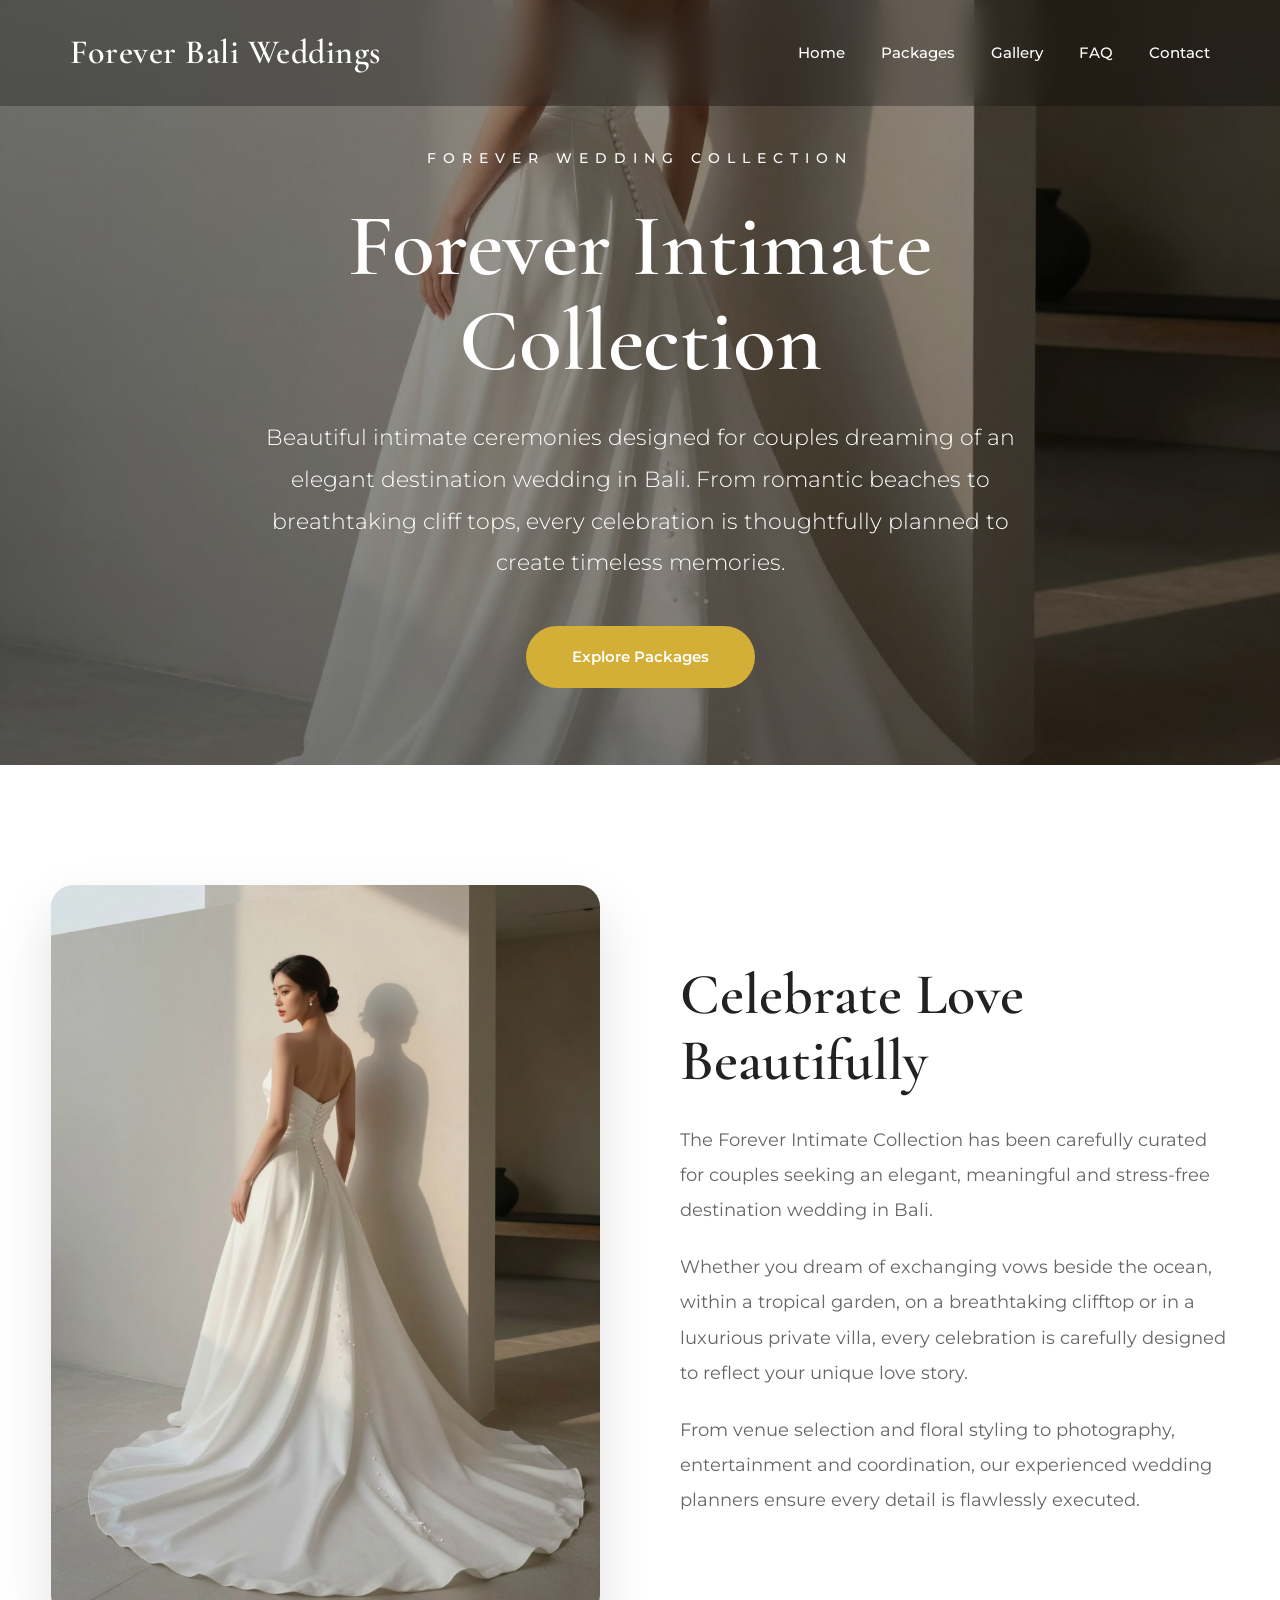
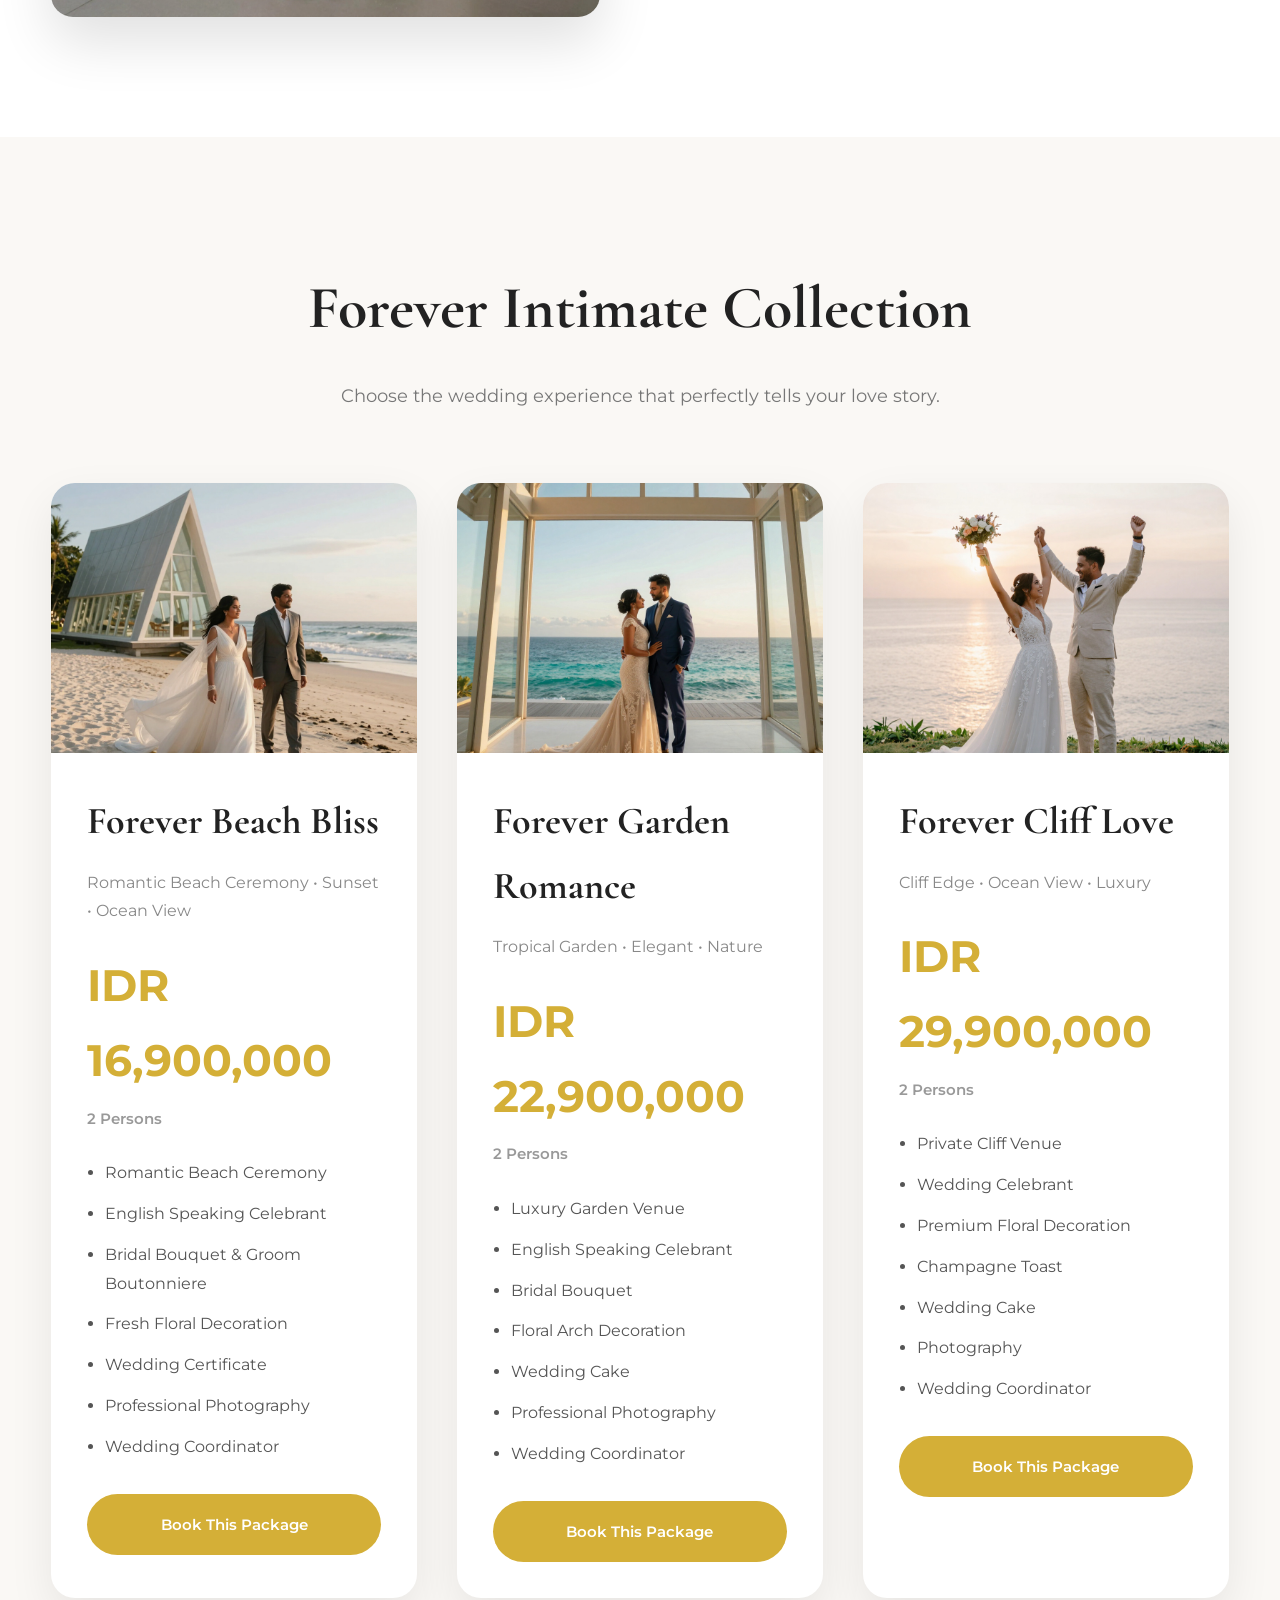
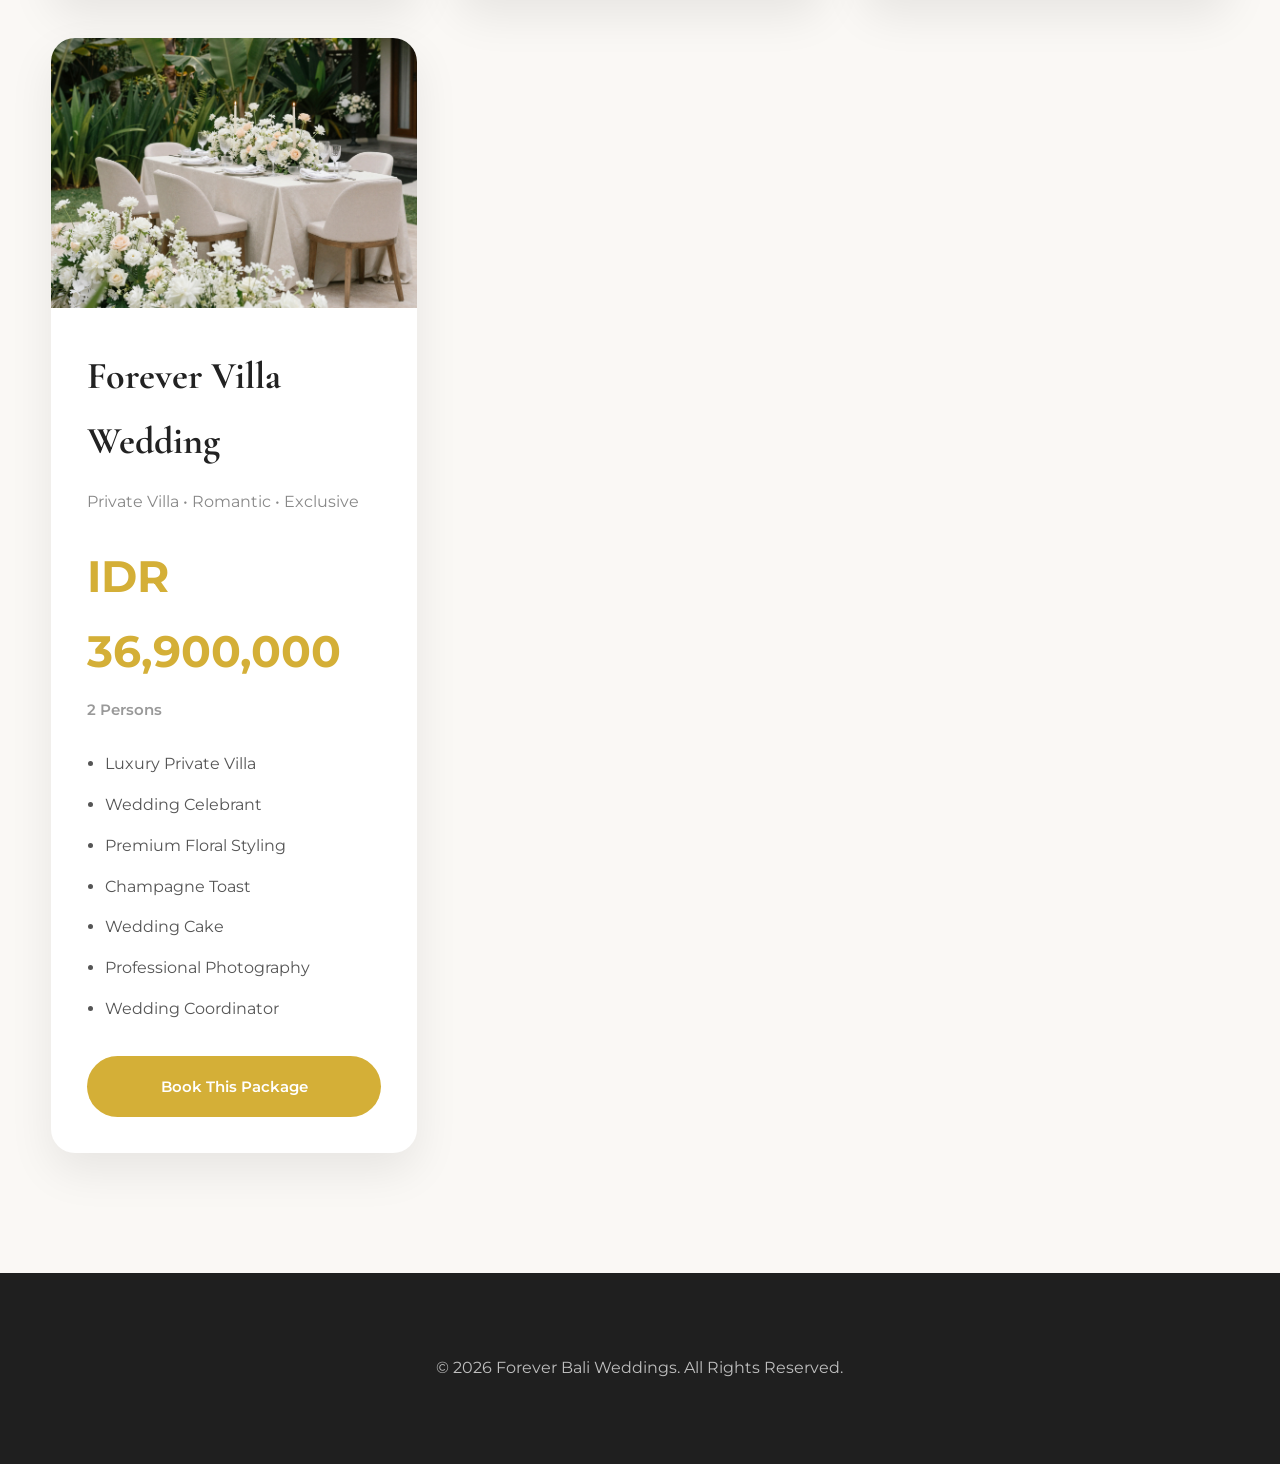
<file: intimate.html>
<!DOCTYPE html>
<html lang="en">

<head>

    <meta charset="UTF-8">

    <meta name="viewport" content="width=device-width, initial-scale=1.0">

    <title>Forever Intimate Collection | Forever Bali Weddings</title>

    <link rel="stylesheet" href="css/style.css">

</head>

<body>

<!-- =====================================================
     NAVBAR
===================================================== -->

<header class="navbar">

    <a href="index.html" class="logo">

        Forever Bali Weddings

    </a>

    <nav>

        <a href="index.html">Home</a>

        <a href="#packages">Packages</a>

        <a href="#gallery">Gallery</a>

        <a href="#faq">FAQ</a>

        <a href="#contact">Contact</a>

    </nav>

</header>

<!-- =====================================================
     HERO
===================================================== -->

<section class="hero-intimate">

    <div class="hero-content">

        <span class="hero-label">

            FOREVER WEDDING COLLECTION

        </span>

        <h1>

            Forever Intimate Collection

        </h1>

        <p>

            Beautiful intimate ceremonies designed for couples dreaming of an elegant destination wedding in Bali. From romantic beaches to breathtaking cliff tops, every celebration is thoughtfully planned to create timeless memories.

        </p>

        <a href="#packages" class="btn">

            Explore Packages

        </a>

    </div>

</section>
<!-- =====================================================
     ABOUT
===================================================== -->

<section class="about">

    <div class="about-container">

        <div class="about-image">

            <img src="images/intimate-hero.avif"
                 alt="Forever Intimate Collection">

        </div>

        <div class="about-text">

            <h2>

                Celebrate Love Beautifully

            </h2>

            <p>

                The Forever Intimate Collection has been carefully curated for couples seeking an elegant, meaningful and stress-free destination wedding in Bali.

            </p>

            <p>

                Whether you dream of exchanging vows beside the ocean, within a tropical garden, on a breathtaking clifftop or in a luxurious private villa, every celebration is carefully designed to reflect your unique love story.

            </p>

            <p>

                From venue selection and floral styling to photography, entertainment and coordination, our experienced wedding planners ensure every detail is flawlessly executed.

            </p>

        </div>

    </div>

</section>
<!-- =====================================================
     PACKAGES
===================================================== -->

<section class="packages" id="packages">

    <h2>Forever Intimate Collection</h2>

    <p class="package-subtitle">

        Choose the wedding experience that perfectly tells your love story.

    </p>
<div class="package-grid">

        <!-- PACKAGE 1 -->

        <div class="package-card">

            <img src="images/package1.avif"
                 alt="Forever Beach Bliss">

            <div class="package-content">

                <h3>Forever Beach Bliss</h3>

                <p class="package-tagline">

                    Romantic Beach Ceremony • Sunset • Ocean View

                </p>

                <div class="package-price">

                    IDR 16,900,000

                </div>

                <div class="package-guest">

                    2 Persons

                </div>

                <ul>

                    <li>Romantic Beach Ceremony</li>

                    <li>English Speaking Celebrant</li>

                    <li>Bridal Bouquet & Groom Boutonniere</li>

                    <li>Fresh Floral Decoration</li>

                    <li>Wedding Certificate</li>

                    <li>Professional Photography</li>

                    <li>Wedding Coordinator</li>

                </ul>

                <a href="https://wa.me/6281370074777?text=I%20am%20interested%20in%20Forever%20Beach%20Bliss."
                   target="_blank"
                   class="btn">

                    Book This Package

                </a>

            </div>

        </div>

        <!-- PACKAGE 2 -->

        <div class="package-card">

            <img src="images/package2.avif"
                 alt="Forever Garden Romance">

            <div class="package-content">

                <h3>Forever Garden Romance</h3>

                <p class="package-tagline">

                    Tropical Garden • Elegant • Nature

                </p>

                <div class="package-price">

                    IDR 22,900,000

                </div>

                <div class="package-guest">

                    2 Persons

                </div>

                <ul>

                    <li>Luxury Garden Venue</li>

                    <li>English Speaking Celebrant</li>

                    <li>Bridal Bouquet</li>

                    <li>Floral Arch Decoration</li>

                    <li>Wedding Cake</li>

                    <li>Professional Photography</li>

                    <li>Wedding Coordinator</li>

                </ul>

                <a href="https://wa.me/6281370074777?text=I%20am%20interested%20in%20Forever%20Garden%20Romance."
                   target="_blank"
                   class="btn">

                    Book This Package

                </a>

            </div>

        </div>

<!-- PACKAGE 3 -->

<div class="package-card">

    <img src="images/package3.avif"
         alt="Forever Cliff Love">

    <div class="package-content">

        <h3>Forever Cliff Love</h3>

        <p class="package-tagline">

            Cliff Edge • Ocean View • Luxury

        </p>

        <div class="package-price">

            IDR 29,900,000

        </div>

        <div class="package-guest">

            2 Persons

        </div>

        <ul>

            <li>Private Cliff Venue</li>

            <li>Wedding Celebrant</li>

            <li>Premium Floral Decoration</li>

            <li>Champagne Toast</li>

            <li>Wedding Cake</li>

            <li>Photography</li>

            <li>Wedding Coordinator</li>

        </ul>

        <a href="https://wa.me/6281370074777?text=I%20am%20interested%20in%20Forever%20Cliff%20Love."
           class="btn"
           target="_blank">

            Book This Package

        </a>

    </div>

</div>

<!-- PACKAGE 4 -->

<div class="package-card">

    <img src="images/package4.avif"
         alt="Forever Villa Wedding">

    <div class="package-content">

        <h3>Forever Villa Wedding</h3>

        <p class="package-tagline">

            Private Villa • Romantic • Exclusive

        </p>

        <div class="package-price">

            IDR 36,900,000

        </div>

        <div class="package-guest">

            2 Persons

        </div>

        <ul>

            <li>Luxury Private Villa</li>

            <li>Wedding Celebrant</li>

            <li>Premium Floral Styling</li>

            <li>Champagne Toast</li>

            <li>Wedding Cake</li>

            <li>Professional Photography</li>

            <li>Wedding Coordinator</li>

        </ul>

        <a href="https://wa.me/6281370074777?text=I%20am%20interested%20in%20Forever%20Villa%20Wedding."
           class="btn"
           target="_blank">

            Book This Package

        </a>

    </div>

</div>

</div>

</section>
<footer class="footer">
    <div class="container">
        <p>© 2026 Forever Bali Weddings. All Rights Reserved.</p>
    </div>
</footer>

</body>
</html>
</file>
<file: css/style.css>
/* =========================================================
   FOREVER BALI WEDDINGS
   STYLE.CSS
   PART 1
   RESET • NAVBAR • HERO
========================================================= */

@import url('https://fonts.googleapis.com/css2?family=Cormorant+Garamond:wght@400;500;600;700&family=Montserrat:wght@300;400;500;600;700&display=swap');

/* =========================================================
   RESET
========================================================= */

*{
    margin:0;
    padding:0;
    box-sizing:border-box;
}

html{
    scroll-behavior:smooth;
}

body{

    font-family:'Montserrat',sans-serif;

    color:#444;

    background:#ffffff;

    overflow-x:hidden;

    line-height:1.7;

}

img{

    display:block;

    max-width:100%;

}

a{

    text-decoration:none;

}

ul{

    list-style:none;

}

/* =========================================================
   CONTAINER
========================================================= */

.container{

    width:min(1320px,92%);

    margin:auto;

}

/* =========================================================
   NAVBAR
========================================================= */

.navbar{

    position:fixed;

    top:0;

    left:0;

    width:100%;

    z-index:9999;

    display:flex;

    justify-content:space-between;

    align-items:center;

    padding:24px 70px;

    transition:.35s ease;

    background:rgba(0,0,0,.28);

    backdrop-filter:blur(14px);

}

.navbar.scrolled{

    background:#1d1d1d;

    padding:18px 70px;

    box-shadow:0 10px 30px rgba(0,0,0,.18);

}

.logo{

    font-family:'Cormorant Garamond',serif;

    font-size:34px;

    font-weight:600;

    color:#ffffff;

    letter-spacing:.5px;

}

.navbar nav{

    display:flex;

    align-items:center;

    gap:36px;

}

.navbar nav a{

    color:#ffffff;

    font-size:15px;

    font-weight:500;

    transition:.3s;

    position:relative;

}

.navbar nav a::after{

    content:"";

    position:absolute;

    left:0;

    bottom:-8px;

    width:0;

    height:2px;

    background:#D4AF37;

    transition:.35s;

}

.navbar nav a:hover{

    color:#D4AF37;

}

.navbar nav a:hover::after{

    width:100%;

}

/* =========================================================
   HERO
========================================================= */

.hero-intimate{

    position:relative;

    width:100%;

    height:85vh;

    min-height:700px;

    display:flex;

    justify-content:center;

    align-items:center;

    text-align:center;

    background:url("../images/intimate-hero.avif") center center/cover no-repeat;

    overflow:hidden;

}

.hero-intimate::before{

    content:"";

    position:absolute;

    inset:0;

    background:linear-gradient(
        rgba(0,0,0,.35),
        rgba(0,0,0,.45)
    );

}

.hero-content{

    position:relative;

    z-index:2;

    max-width:900px;

    padding:70px 20px 0;

}

.hero-label{

    display:block;

    margin-bottom:28px;

    color:#ffffff;

    font-size:14px;

    font-weight:500;

    letter-spacing:7px;

    text-transform:uppercase;

}

.hero-content h1{

    font-family:'Cormorant Garamond',serif;

    font-size:88px;

    font-weight:600;

    line-height:1.08;

    color:#ffffff;

    margin-bottom:28px;

}

.hero-content p{

    max-width:760px;

    margin:0 auto 42px;

    color:#ffffff;

    font-size:22px;

    line-height:1.9;

    font-weight:300;

}

.btn{

    display:inline-flex;

    align-items:center;

    justify-content:center;

    padding:18px 46px;

    border-radius:50px;

    background:#D4AF37;

    color:#ffffff;

    font-size:15px;

    font-weight:600;

    transition:.35s;

}

.btn:hover{

    background:#B99223;

    transform:translateY(-3px);

    box-shadow:0 12px 28px rgba(0,0,0,.20);

}
/* =========================================================
   ABOUT
========================================================= */

.about{

    padding:120px 0;

    background:#ffffff;

}

.about-container{

    width:min(1280px,92%);

    margin:auto;

    display:grid;

    grid-template-columns:1fr 1fr;

    gap:80px;

    align-items:center;

}

.about-image{

    position:relative;

}

.about-image img{

    width:100%;

    border-radius:22px;

    object-fit:cover;

    box-shadow:0 25px 55px rgba(0,0,0,.12);

}

.about-text h2{

    font-family:'Cormorant Garamond',serif;

    font-size:58px;

    font-weight:600;

    color:#222;

    margin-bottom:28px;

    line-height:1.15;

}

.about-text p{

    font-size:18px;

    color:#666;

    line-height:1.95;

    margin-bottom:22px;

}

/* =========================================================
   PACKAGES — SCOPED
   Changes here affect ONLY the Packages section
========================================================= */

.packages {
    padding: 120px 0;
    background: #faf8f5;
}

.packages h2 {
    text-align: center;
    font-family: 'Cormorant Garamond', serif;
    font-size: 60px;
    color: #222;
    margin-bottom: 20px;
}

.packages .package-subtitle {
    max-width: 760px;
    margin: 0 auto 70px;
    text-align: center;
    font-size: 18px;
    line-height: 1.9;
    color: #777;
}

.packages .package-grid {
    width: min(1320px, 92%);
    margin: auto;
    display: grid;
    grid-template-columns: repeat(auto-fit, minmax(360px, 1fr));
    gap: 40px;
}

.packages .package-card {
    background: #ffffff;
    border-radius: 24px;
    overflow: hidden;
    transition: .35s;
    box-shadow: 0 18px 45px rgba(0, 0, 0, .08);
}

.packages .package-card:hover {
    transform: translateY(-12px);
    box-shadow: 0 30px 70px rgba(0, 0, 0, .14);
}

.packages .package-card img {
    width: 100%;
    height: 270px;
    object-fit: cover;
    transition: .5s;
}

.packages .package-card:hover img {
    transform: scale(1.05);
}

.packages .package-content {
    padding: 36px;
}

.packages .package-content h3 {
    font-family: 'Cormorant Garamond', serif;
    font-size: 38px;
    color: #222;
    margin-bottom: 15px;
}

.packages .package-tagline {
    color: #888;
    font-size: 16px;
    line-height: 1.8;
    margin-bottom: 22px;
}

.packages .package-price {
    font-size: 44px;
    font-weight: 700;
    color: #D4AF37;
    margin-bottom: 8px;
}

.packages .package-guest {
    color: #999;
    font-size: 15px;
    font-weight: 600;
    margin-bottom: 28px;
}

.packages .package-content ul {
    padding-left: 18px;
    margin-bottom: 32px;
}

.packages .package-content li {
    list-style: disc;
    color: #555;
    margin-bottom: 12px;
    line-height: 1.8;
}

.packages .package-content .btn {
    width: 100%;
    justify-content: center;
}
/* =========================================================
   WHY CHOOSE US
========================================================= */

.why-us{

    padding:120px 0;

    background:#ffffff;

}

.section-title{

    width:min(760px,92%);

    margin:0 auto 70px;

    text-align:center;

}

.section-title h2{

    font-family:'Cormorant Garamond',serif;

    font-size:60px;

    color:#222;

    margin-bottom:20px;

}

.section-title p{

    font-size:18px;

    line-height:1.9;

    color:#777;

}

.why-grid{

    width:min(1320px,92%);

    margin:auto;

    display:grid;

    grid-template-columns:repeat(auto-fit,minmax(260px,1fr));

    gap:35px;

}

.why-card{

    background:#ffffff;

    border-radius:22px;

    padding:45px 35px;

    text-align:center;

    transition:.35s;

    box-shadow:0 18px 45px rgba(0,0,0,.08);

}

.why-card:hover{

    transform:translateY(-10px);

    box-shadow:0 28px 65px rgba(0,0,0,.15);

}

.why-icon{

    width:82px;

    height:82px;

    margin:0 auto 28px;

    border-radius:50%;

    display:flex;

    justify-content:center;

    align-items:center;

    font-size:34px;

    background:#f6efe0;

}

.why-card h3{

    font-family:'Cormorant Garamond',serif;

    font-size:34px;

    color:#222;

    margin-bottom:18px;

}

.why-card p{

    color:#666;

    line-height:1.9;

}

/* =========================================================
   GALLERY
========================================================= */

.gallery{

    padding:70px 0;

    background:#faf8f5;

}

.gallery h2{

    text-align:center;

    font-family:'Cormorant Garamond',serif;

    font-size:60px;

    color:#222;

    margin-bottom:20px;

}

.collections-subtitle{

    width:min(760px,92%);

    margin:0 auto 60px;

    text-align:center;

    color:#777;

    font-size:18px;

    line-height:1.9;

}

.gallery-grid{

    width:min(1320px,92%);

    margin:auto;

    display:grid;

    grid-template-columns:repeat(3,1fr);

    gap:24px;

}

.gallery-grid img{

    width:100%;

    height:320px;

    object-fit:cover;

    border-radius:18px;

    transition:.45s;

    cursor:pointer;

    box-shadow:0 12px 35px rgba(0,0,0,.08);

}

.gallery-grid img:hover{

    transform:scale(1.04);

    box-shadow:0 20px 55px rgba(0,0,0,.18);

}
/* =========================================================
   TESTIMONIALS
========================================================= */

.testimonials{

    padding:70px 0;

    background:#ffffff;

}

.testimonials h2{

    text-align:center;

    font-family:'Cormorant Garamond',serif;

    font-size:60px;

    color:#222;

    margin-bottom:20px;

}

.testimonial-subtitle{

    width:min(760px,92%);

    margin:0 auto 65px;

    text-align:center;

    color:#777;

    font-size:18px;

    line-height:1.9;

}

.testimonial-grid{

    width:min(1320px,92%);

    margin:auto;

    display:grid;

    grid-template-columns:repeat(3,1fr);

    gap:35px;

}

.testimonial-card{

    background:#ffffff;

    border-radius:22px;

    padding:45px 38px;

    box-shadow:0 18px 45px rgba(0,0,0,.08);

    transition:.35s;

}

.testimonial-card:hover{

    transform:translateY(-10px);

    box-shadow:0 30px 65px rgba(0,0,0,.15);

}

.testimonial-card p{

    color:#666;

    font-size:17px;

    line-height:1.9;

    font-style:italic;

    margin-bottom:30px;

}

.testimonial-card h4{

    font-family:'Cormorant Garamond',serif;

    font-size:30px;

    color:#D4AF37;

}

/* =========================================================
   FAQ
========================================================= */

.faq{

    padding:70px 0;

    background:#faf8f5;

}

.faq h2{

    text-align:center;

    font-family:'Cormorant Garamond',serif;

    font-size:60px;

    color:#222;

    margin-bottom:60px;

}

.faq-container{

    width:min(1000px,92%);

    margin:auto;

}

.faq-item{

    background:#ffffff;

    border-radius:18px;

    padding:32px 36px;

    margin-bottom:22px;

    box-shadow:0 12px 30px rgba(0,0,0,.06);

    transition:.3s;

}

.faq-item:hover{

    transform:translateX(6px);

    box-shadow:0 18px 40px rgba(0,0,0,.10);

}

.faq-item h3{

    font-family:'Cormorant Garamond',serif;

    font-size:30px;

    color:#222;

    margin-bottom:14px;

}

.faq-item p{

    color:#666;

    line-height:1.9;

    font-size:17px;

}
/* =========================================================
   CONTACT
========================================================= */

.contact{

    padding:70px 0;

    background:#ffffff;

}

.contact-container{

    width:min(1200px,92%);

    margin:auto;

    text-align:center;

}

.contact-container h2{

    font-family:'Cormorant Garamond',serif;

    font-size:60px;

    color:#222;

    margin-bottom:20px;

}

.contact-container>p{

    max-width:720px;

    margin:0 auto 60px;

    font-size:18px;

    color:#777;

    line-height:1.9;

}

.contact-info{

    display:grid;

    grid-template-columns:repeat(3,1fr);

    gap:30px;

    margin-bottom:60px;

}

.contact-item{

    background:#faf8f5;

    border-radius:22px;

    padding:40px 30px;

    transition:.35s;

    box-shadow:0 15px 35px rgba(0,0,0,.06);

}

.contact-item:hover{

    transform:translateY(-8px);

    box-shadow:0 24px 55px rgba(0,0,0,.12);

}

.contact-item h3{

    font-family:'Cormorant Garamond',serif;

    font-size:32px;

    color:#222;

    margin-bottom:15px;

}

.contact-item p{

    color:#666;

    line-height:1.8;

}

/* =========================================================
   FOOTER
========================================================= */

.footer{

    background:#1f1f1f;

    color:#ffffff;

    text-align:center;

    padding:80px 30px;

}

.footer h2{

    font-family:'Cormorant Garamond',serif;

    font-size:42px;

    margin-bottom:18px;

}

.footer p{

    color:#bfbfbf;

    line-height:1.9;

}

.footer-links{

    margin:40px 0;

    display:flex;

    justify-content:center;

    flex-wrap:wrap;

    gap:30px;

}

.footer-links a{

    color:#ffffff;

    transition:.3s;

}

.footer-links a:hover{

    color:#D4AF37;

}

.copyright{

    margin-top:35px;

    font-size:14px;

    color:#888;

}

/* =========================================================
   BACK TO TOP
========================================================= */

#topBtn{

    position:fixed;

    right:25px;

    bottom:25px;

    width:52px;

    height:52px;

    border:none;

    border-radius:50%;

    background:#D4AF37;

    color:#fff;

    font-size:22px;

    cursor:pointer;

    display:flex;

    justify-content:center;

    align-items:center;

    box-shadow:0 12px 30px rgba(0,0,0,.18);

    transition:.3s;

    z-index:999;

}

#topBtn:hover{

    background:#bb9523;

    transform:translateY(-4px);

}

/* =========================================================
   RESPONSIVE
========================================================= */

@media (max-width:992px){

.navbar{

padding:20px 30px;

flex-direction:column;

gap:18px;

}

.navbar nav{

flex-wrap:wrap;

justify-content:center;

gap:20px;

}

.hero-content h1{

font-size:60px;

}

.hero-content p{

font-size:19px;

}

.about-container{

grid-template-columns:1fr;

gap:50px;

}

.about-text{

text-align:center;

}

.gallery-grid{

grid-template-columns:repeat(2,1fr);

}

.testimonial-grid{

grid-template-columns:1fr;

}

.contact-info{

grid-template-columns:1fr;

}

}

@media (max-width:768px){

.hero-intimate{

min-height:760px;

}

.hero-content{

padding-top:130px;

}

.hero-label{

font-size:12px;

letter-spacing:4px;

}

.hero-content h1{

font-size:44px;

}

.hero-content p{

font-size:17px;

}

.section-title h2,

.packages h2,

.gallery h2,

.testimonials h2,

.faq h2,

.contact-container h2{

font-size:42px;

}

.gallery-grid{

grid-template-columns:1fr;

}

.package-grid{
    display:grid;
    grid-template-columns:repeat(2,minmax(0,1fr));
    gap:24px;
    width:100%;
    max-width:1400px;
    margin:0 auto;
    align-items:stretch;
}
.package-card{
    height:100%;
}

@media (max-width:768px){

    .package-grid{
        grid-template-columns:1fr;
    }

}


.logo{

font-size:28px;

}

.navbar{

padding:18px 20px;

}

.hero{

    position:relative;

    width:100%;

    height:75vh;

    min-height:520px;
    
    display:flex;

    justify-content:center;

    align-items:center;

    text-align:center;

    background:url("../images/hero.avif") center center/cover no-repeat;

}

.hero .overlay{

    position:absolute;

    inset:0;

    background:rgba(0,0,0,.35);

}

.hero-content{

    position:relative;

    z-index:2;

}
/* ===========================
   COLLECTIONS
=========================== */

.collections{
    padding:90px 0;
    background:#faf8f5;
}

.collections h2{
    text-align:center;
    font-family:'Cormorant Garamond', serif;
    font-size:58px;
    margin-bottom:20px;
}

.collections-subtitle{
    max-width:760px;
    margin:0 auto 60px;
    text-align:center;
}

/* GRID */
.collection-grid{
    width:min(1320px,92%);
    margin:auto;
    display:grid;
    grid-template-columns:repeat(2,1fr);
    gap:35px;
}

/* CARD */
.collection-card{
    background:white;
    border-radius:20px;
    overflow:hidden;
    box-shadow:0 15px 40px rgba(0,0,0,.08);
}

/* IMAGE */
.collection-card img{
    width:100%;
    aspect-ratio:4 / 3;
    height:auto;
    object-fit:cover;
    display:block;
}

/* CONTENT */
.collection-content{
    padding:30px;
    text-align:center;
}
body{
    background:white;
}
/* ==========================
   FOOTER
========================== */

.footer{
    background:#111;
    color:#fff;
    padding:50px 20px;
    text-align:center;
    margin-top:80px;
}

.footer p{
    margin:0;
    color:#ccc;
    font-size:15px;
    letter-spacing:1px;
}
/* ==========================
   FOOTER
========================== */

.footer{
    background:#1f1f1f;
    color:#ffffff;
    text-align:center;
    padding:40px 20px;
    margin-top:60px;
}

.footer p{
    margin:0;
    font-size:15px;
    letter-spacing:0.5px;
}
/* =========================================
   FOREVER WEDDING COLLECTIONS - REFINEMENT
   ========================================= */

.collections {
  padding: 100px 6%;
  background: #faf8f5;
}

.collections .section-title {
  max-width: 760px;
  margin: 0 auto 55px;
  text-align: center;
}

.collections .section-title h2 {
  margin-bottom: 16px;
}

.collections .section-title p {
  max-width: 680px;
  margin: 0 auto;
  line-height: 1.8;
}

/* Collection grid */
.collection-grid {
  width: 100%;
  max-width: 1180px;
  margin: 0 auto;
  display: grid;
  grid-template-columns: repeat(3, minmax(0, 1fr));
  gap: 28px;
  align-items: stretch;
}

/* Individual card */
.collection-card {
  display: flex;
  flex-direction: column;
  background: #ffffff;
  border-radius: 4px;
  overflow: hidden;
  box-shadow: 0 10px 35px rgba(0,0,0,0.07);
  transition: transform 0.3s ease, box-shadow 0.3s ease;
  min-width: 0;
}

.collection-card:hover {
  transform: translateY(-6px);
  box-shadow: 0 18px 45px rgba(0,0,0,0.11);
}

/* Card image */
.collection-card > img {
  display: block;
  width: 100%;
  height: 360px;
  object-fit: cover;
}

/* Card content */
.collection-content {
  display: flex;
  flex-direction: column;
  flex: 1;
  padding: 30px 28px 32px;
  text-align: center;
}

.collection-content h3 {
  margin: 0 0 14px;
  font-size: 22px;
  line-height: 1.3;
}

.collection-content p {
  margin: 0 0 24px;
  line-height: 1.7;
  color: #666;
}

.collection-content .btn {
  margin-top: auto;
  align-self: center;
}

/* Prevent collections from becoming one giant section */
.collections + section {
  margin-top: 0;
}

/* Tablet */
@media (max-width: 900px) {
  .collection-grid {
    grid-template-columns: repeat(2, minmax(0, 1fr));
  }

  .collection-card:last-child {
    grid-column: 1 / -1;
    max-width: 430px;
    width: 100%;
    justify-self: center;
  }
}

/* Mobile */
@media (max-width: 600px) {
  .collections {
    padding: 70px 20px;
  }

  .collection-grid {
    grid-template-columns: 1fr;
    gap: 24px;
  }

  .collection-card:last-child {
    grid-column: auto;
    max-width: none;
  }

  .collection-card > img {
    height: 280px;
  }

  .collection-content {
    padding: 26px 22px 30px;
  }
}


/* =========================================
   FINAL FIX - FOREVER WEDDING COLLECTIONS
   ========================================= */

.collections {
    width: 100%;
    height: auto;
    min-height: 0;
    padding: 90px 6%;
    margin: 0;
    overflow: visible;
}

.collections .collection-grid {
    width: 100%;
    max-width: 1200px;
    margin: 40px auto 0;
    display: grid;
    grid-template-columns: repeat(3, minmax(0, 1fr));
    gap: 30px;
    align-items: stretch;
}

.collections .collection-card {
    width: 100%;
    max-width: none;
    min-width: 0;
    height: 100%;
    margin: 0;
    display: flex;
    flex-direction: column;
    overflow: hidden;
}

.collections .collection-card:last-child {
    grid-column: auto;
    max-width: none;
}

.collections .collection-card > img {
    display: block;
    width: 100%;
    height: 300px;
    min-height: 300px;
    object-fit: cover;
}

.collections .collection-content {
    flex: 1;
    display: flex;
    flex-direction: column;
    padding: 28px 26px 30px;
}

.collections .collection-content h3 {
    margin: 0 0 12px;
}

.collections .collection-content p {
    margin: 0 0 22px;
    flex: 1;
}

.collections .collection-content .btn {
    align-self: flex-start;
    margin-top: auto;
}

/* Keep the next homepage section clearly separated */
.collections + section {
    position: relative;
    clear: both;
    margin-top: 0;
}

/* Tablet */
@media (max-width: 900px) {
    .collections .collection-grid {
        grid-template-columns: repeat(2, minmax(0, 1fr));
    }
}

/* Mobile */
@media (max-width: 600px) {
    .collections {
        padding: 70px 20px;
    }

    .collections .collection-grid {
        grid-template-columns: 1fr;
        gap: 24px;
        margin-top: 30px;
    }

    .collections .collection-card > img {
        height: 260px;
        min-height: 260px;
    }
}


/* =========================================
   HOMEPAGE LAYOUT FIX
   ========================================= */

* {
  box-sizing: border-box;
}

html,
body {
  margin: 0;
  padding: 0;
  width: 100%;
  overflow-x: hidden;
}

img {
  display: block;
  max-width: 100%;
}

.hero,
.hero-section {
  width: 100%;
  max-width: 100%;
  overflow: hidden;
}

.hero img,
.hero-section img {
  width: 100%;
  max-width: 100%;
  height: 75vh;
  object-fit: cover;
  object-position: center;
}

.collections {
  width: 100%;
  max-width: 1200px;
  margin: 0 auto;
  padding: 90px 40px;
}

.collection-grid {
  width: 100%;
  max-width: 1200px;
  margin: 40px auto 0;
  display: grid;
  grid-template-columns: repeat(3, minmax(0, 1fr));
  gap: 30px;
}

.collection-card {
  width: 100%;
  max-width: 100%;
  min-width: 0;
  overflow: hidden;
  border-radius: 18px;
}

.collection-card > img {
  display: block;
  width: 100%;
  height: 320px;
  max-width: 100%;
  object-fit: cover;
  object-position: center;
}

.collection-content {
  width: 100%;
  padding: 30px;
}

.why-us {
  width: 100%;
  overflow: hidden;
}

.why-grid {
  width: 100%;
  max-width: 1200px;
  margin: 40px auto;
  display: grid;
  grid-template-columns: repeat(4, minmax(0, 1fr));
  gap: 24px;
}

.why-card {
  width: 100%;
  min-width: 0;
  padding: 35px;
}

/* Desktop container */
.container {
  width: min(1200px, calc(100% - 80px));
  margin-left: auto;
  margin-right: auto;
}

/* Mobile */
@media (max-width: 900px) {
  .collection-grid {
    grid-template-columns: repeat(2, minmax(0, 1fr));
  }

  .why-grid {
    grid-template-columns: repeat(2, minmax(0, 1fr));
  }

  .hero img,
  .hero-section img {
    height: 65vh;
  }
}

@media (max-width: 600px) {
  .container {
    width: calc(100% - 40px);
  }

  .collections {
    padding: 60px 20px;
  }

  .collection-grid {
    grid-template-columns: 1fr;
    gap: 24px;
  }

  .why-grid {
    grid-template-columns: 1fr;
    gap: 20px;
  }

  .collection-card > img {
    height: 260px;
  }

  .hero img,
  .hero-section img {
    height: 60vh;
  }
}

/* =========================================================
   FINAL HOMEPAGE LAYOUT FIX
   ========================================================= */

html, body {
  width: 100%;
  max-width: 100%;
  margin: 0;
  padding: 0;
  overflow-x: hidden;
}

img {
  max-width: 100%;
  display: block;
}

.hero,
.hero-section,
.hero-banner {
  width: 100%;
  max-width: 100%;
  position: relative;
  overflow: hidden;
}

.hero img,
.hero-section img,
.hero-banner img {
  width: 100%;
  max-width: 100%;
  height: 70vh;
  min-height: 500px;
  object-fit: cover;
  object-position: center;
}

.collections,
.collections-section {
  width: 100%;
  max-width: 1200px;
  margin-left: auto;
  margin-right: auto;
  padding: 90px 40px;
  box-sizing: border-box;
}

.collection-grid,
.collections .collection-grid {
  width: 100%;
  display: grid;
  grid-template-columns: repeat(3, minmax(0, 1fr));
  gap: 30px;
  box-sizing: border-box;
}

.collection-card {
  width: 100%;
  min-width: 0;
  box-sizing: border-box;
  overflow: hidden;
  border-radius: 18px;
}

.collection-card img {
  width: 100%;
  height: 300px;
  object-fit: cover;
}

.collection-content {
  width: 100%;
  box-sizing: border-box;
  padding: 28px;
}

.why-us,
.contact-container,
.faq-container {
  width: 100%;
  max-width: 1200px;
  margin-left: auto;
  margin-right: auto;
  box-sizing: border-box;
}

.why-grid {
  width: 100%;
  display: grid;
  grid-template-columns: repeat(3, minmax(0, 1fr));
  gap: 24px;
  box-sizing: border-box;
}

.why-card {
  min-width: 0;
  box-sizing: border-box;
}

@media (max-width: 900px) {
  .collection-grid,
  .why-grid {
    grid-template-columns: repeat(2, minmax(0, 1fr));
  }
}

@media (max-width: 600px) {
  .collections,
  .collections-section {
    padding: 60px 20px;
  }

  .collection-grid,
  .why-grid {
    grid-template-columns: 1fr;
  }

  .hero img,
  .hero-section img,
  .hero-banner img {
    height: 60vh;
    min-height: 420px;
  }
}


/* =========================================================
   FINAL HOMEPAGE LAYOUT FIX - FOREVER BALI WEDDINGS
   ========================================================= */

html,
body {
    margin: 0 !important;
    padding: 0 !important;
    width: 100% !important;
    max-width: 100% !important;
    overflow-x: hidden !important;
}

body {
    background: #f8f5ef !important;
}

/* Semua gambar tidak boleh meluber */
img {
    max-width: 100% !important;
    box-sizing: border-box !important;
}

/* HERO */
.hero,
.hero-section {
    position: relative !important;
    width: 100% !important;
    max-width: 100% !important;
    min-height: 680px !important;
    height: 78vh !important;
    overflow: hidden !important;
    box-sizing: border-box !important;
}

.hero img,
.hero-section img,
.hero-image {
    display: block !important;
    width: 100% !important;
    height: 100% !important;
    max-width: 100% !important;
    object-fit: cover !important;
    object-position: center center !important;
}

/* HERO CONTENT */
.hero-content {
    position: absolute !important;
    z-index: 5 !important;
    left: 50% !important;
    top: 50% !important;
    transform: translate(-50%, -50%) !important;
    width: min(900px, calc(100% - 48px)) !important;
    max-width: 900px !important;
    box-sizing: border-box !important;
    text-align: center !important;
}

/* SECTION UMUM */
section {
    width: 100% !important;
    max-width: 100% !important;
    box-sizing: border-box !important;
    overflow: hidden !important;
}

/* COLLECTIONS */
.collections {
    width: 100% !important;
    max-width: 1200px !important;
    margin-left: auto !important;
    margin-right: auto !important;
    padding-left: 40px !important;
    padding-right: 40px !important;
    box-sizing: border-box !important;
}

.collection-grid {
    width: 100% !important;
    max-width: 1120px !important;
    margin: 35px auto 0 !important;
    display: grid !important;
    grid-template-columns: repeat(3, minmax(0, 1fr)) !important;
    gap: 28px !important;
    box-sizing: border-box !important;
}

.collection-card {
    width: 100% !important;
    min-width: 0 !important;
    box-sizing: border-box !important;
    overflow: hidden !important;
}

.collection-card img {
    display: block !important;
    width: 100% !important;
    height: 320px !important;
    max-width: 100% !important;
    object-fit: cover !important;
    object-position: center !important;
}

.collection-content {
    width: 100% !important;
    box-sizing: border-box !important;
}

/* WHY US */
.why-us {
    width: 100% !important;
    box-sizing: border-box !important;
}

.why-grid {
    width: min(1100px, calc(100% - 80px)) !important;
    margin: 40px auto !important;
    display: grid !important;
    grid-template-columns: repeat(4, minmax(0, 1fr)) !important;
    gap: 24px !important;
}

.why-card {
    min-width: 0 !important;
    width: 100% !important;
    box-sizing: border-box !important;
    padding: 35px !important;
}

/* CONTAINER */
.container,
.contact-container,
.faq-container {
    width: min(1200px, calc(100% - 80px)) !important;
    max-width: 1200px !important;
    margin-left: auto !important;
    margin-right: auto !important;
    box-sizing: border-box !important;
}

/* MOBILE */
@media (max-width: 900px) {
    .collection-grid {
        grid-template-columns: repeat(2, minmax(0, 1fr)) !important;
    }

    .why-grid {
        grid-template-columns: repeat(2, minmax(0, 1fr)) !important;
    }
}

@media (max-width: 600px) {
    .hero,
    .hero-section {
        min-height: 560px !important;
        height: 72vh !important;
    }

    .hero-content {
        width: calc(100% - 32px) !important;
    }

    .collections {
        padding-left: 20px !important;
        padding-right: 20px !important;
    }

    .collection-grid,
    .why-grid {
        width: calc(100% - 40px) !important;
        grid-template-columns: 1fr !important;
        gap: 20px !important;
    }

    .collection-card img {
        height: 260px !important;
    }

    .container,
    .contact-container,
    .faq-container {
        width: calc(100% - 40px) !important;
    }
}

/* ===== FOREVER BALI HOMEPAGE FINAL ===== */

* {
    box-sizing: border-box;
}

html,
body {
    margin: 0 !important;
    padding: 0 !important;
    width: 100% !important;
    max-width: 100% !important;
    overflow-x: hidden !important;
}

body {
    background: #f8f5ef !important;
}

/* HERO */
.hero {
    width: 100% !important;
    height: 78vh !important;
    min-height: 620px !important;
    position: relative !important;
    overflow: hidden !important;
}

.hero img {
    width: 100% !important;
    height: 100% !important;
    object-fit: cover !important;
    display: block !important;
}

/* HERO CONTENT */
.hero-content {
    width: min(900px, calc(100% - 40px)) !important;
    max-width: 900px !important;
    position: absolute !important;
    left: 50% !important;
    top: 50% !important;
    transform: translate(-50%, -50%) !important;
    text-align: center !important;
    z-index: 10 !important;
}

/* ABOUT */
.about {
    width: 100% !important;
    overflow: hidden !important;
}

.about-container {
    width: min(1150px, calc(100% - 80px)) !important;
    margin: 0 auto !important;
    display: grid !important;
    grid-template-columns: 1fr 1fr !important;
    gap: 60px !important;
    align-items: center !important;
}

.about-container img {
    width: 100% !important;
    height: 500px !important;
    object-fit: cover !important;
    display: block !important;
}

/* PACKAGES */
.packages {
    width: 100% !important;
    max-width: 100% !important;
    overflow: hidden !important;
    padding-left: 30px !important;
    padding-right: 30px !important;
}

.package-grid {
    width: min(1150px, 100%) !important;
    margin: 40px auto !important;
    display: grid !important;
    grid-template-columns: repeat(3, minmax(0, 1fr)) !important;
    gap: 28px !important;
}

.package-card {
    width: 100% !important;
    min-width: 0 !important;
    overflow: hidden !important;
}

.package-card img {
    width: 100% !important;
    height: 300px !important;
    object-fit: cover !important;
    display: block !important;
}

/* COLLECTION */
.collections {
    width: 100% !important;
    overflow: hidden !important;
}

.collection-grid {
    width: min(1150px, calc(100% - 60px)) !important;
    margin: 40px auto !important;
    display: grid !important;
    grid-template-columns: repeat(3, minmax(0, 1fr)) !important;
    gap: 28px !important;
}

.collection-card {
    width: 100% !important;
    min-width: 0 !important;
    overflow: hidden !important;
}

.collection-card img {
    width: 100% !important;
    height: 300px !important;
    object-fit: cover !important;
    display: block !important;
}

/* WHY US */
.why-grid {
    width: min(1100px, calc(100% - 60px)) !important;
    margin: 40px auto !important;
    display: grid !important;
    grid-template-columns: repeat(4, minmax(0, 1fr)) !important;
    gap: 24px !important;
}

.why-card {
    width: 100% !important;
    min-width: 0 !important;
}

/* MOBILE */
@media (max-width: 900px) {
    .about-container {
        grid-template-columns: 1fr !important;
        width: calc(100% - 40px) !important;
    }

    .package-grid,
    .collection-grid {
        grid-template-columns: 1fr 1fr !important;
    }

    .why-grid {
        grid-template-columns: 1fr 1fr !important;
    }
}

@media (max-width: 600px) {
    .hero {
        min-height: 560px !important;
        height: 72vh !important;
    }

    .package-grid,
    .collection-grid,
    .why-grid {
        grid-template-columns: 1fr !important;
        width: calc(100% - 30px) !important;
    }

    .about-container {
        width: calc(100% - 30px) !important;
    }

    .about-container img,
    .package-card img,
    .collection-card img {
        height: 260px !important;
    }
}

/* ===== FINAL HOMEPAGE LAYOUT FIX ===== */

html, body {
  margin: 0 !important;
  padding: 0 !important;
  width: 100% !important;
  overflow-x: hidden !important;
}

img {
  max-width: 100%;
}

/* HERO */
.hero,
.hero-section {
  width: 100% !important;
  max-width: 100% !important;
  height: 75vh !important;
  min-height: 600px !important;
  overflow: hidden !important;
  position: relative !important;
}

.hero img,
.hero-section img {
  width: 100% !important;
  height: 100% !important;
  object-fit: cover !important;
  object-position: center !important;
  display: block !important;
}

/* SEMUA SECTION */
section {
  width: 100% !important;
  max-width: 100% !important;
  overflow: hidden !important;
}

/* CONTAINER */
.container,
.about-container,
.collection-grid,
.package-grid,
.why-grid,
.contact-container,
.faq-container {
  width: min(1200px, calc(100% - 80px)) !important;
  max-width: 1200px !important;
  margin-left: auto !important;
  margin-right: auto !important;
}

/* COLLECTION */
.collection-grid {
  display: grid !important;
  grid-template-columns: repeat(3, 1fr) !important;
  gap: 30px !important;
}

.collection-card {
  width: 100% !important;
  min-width: 0 !important;
  overflow: hidden !important;
}

.collection-card img {
  width: 100% !important;
  height: 300px !important;
  object-fit: cover !important;
  display: block !important;
}

/* PACKAGES */
.package-grid {
  display: grid !important;
  grid-template-columns: repeat(3, 1fr) !important;
  gap: 30px !important;
}

.package-card {
  width: 100% !important;
  min-width: 0 !important;
  overflow: hidden !important;
}

.package-card img {
  width: 100% !important;
  height: 300px !important;
  object-fit: cover !important;
}

/* WHY US */
.why-grid {
  display: grid !important;
  grid-template-columns: repeat(4, 1fr) !important;
  gap: 25px !important;
}

.why-card {
  width: 100% !important;
  min-width: 0 !important;
}

/* MOBILE */
@media (max-width: 800px) {

  .container,
  .about-container,
  .collection-grid,
  .package-grid,
  .why-grid,
  .contact-container,
  .faq-container {
    width: calc(100% - 40px) !important;
  }

  .collection-grid,
  .package-grid {
    grid-template-columns: 1fr 1fr !important;
  }

  .why-grid {
    grid-template-columns: 1fr 1fr !important;
  }
}

@media (max-width: 550px) {

  .hero,
  .hero-section {
    height: 65vh !important;
    min-height: 500px !important;
  }

  .collection-grid,
  .package-grid,
  .why-grid {
    grid-template-columns: 1fr !important;
  }
}
/* ===== FOREVER BALI WEDDINGS - DESKTOP LAYOUT FIX ===== */

body {
  margin: 0 !important;
  overflow-x: hidden !important;
}

img {
  max-width: 100% !important;
  display: block;
}

.hero,
.hero-section {
  width: 100% !important;
  min-height: 75vh !important;
  height: 75vh !important;
  overflow: hidden !important;
  position: relative !important;
}

.hero img,
.hero-section img {
  width: 100% !important;
  height: 100% !important;
  object-fit: cover !important;
  object-position: center !important;
}

.collection-grid,
.package-grid,
.why-grid {
  width: min(1200px, calc(100% - 80px)) !important;
  margin-left: auto !important;
  margin-right: auto !important;
  display: grid !important;
  gap: 30px !important;
}

.collection-grid {
  grid-template-columns: repeat(3, minmax(0, 1fr)) !important;
}

.collection-card {
  width: 100% !important;
  overflow: hidden !important;
  box-sizing: border-box !important;
}

.collection-card img {
  width: 100% !important;
  height: 300px !important;
  object-fit: cover !important;
}

.collection-content {
  padding: 28px !important;
  box-sizing: border-box !important;
}

.why-grid {
  grid-template-columns: repeat(3, minmax(0, 1fr)) !important;
}

section {
  box-sizing: border-box !important;
}

@media (max-width: 768px) {
  .collection-grid,
  .package-grid,
  .why-grid {
    width: calc(100% - 40px) !important;
    grid-template-columns: 1fr !important;
  }

  .hero,
  .hero-section {
    height: 65vh !important;
    min-height: 500px !important;
  }
}


/* ===== FINAL HOMEPAGE GRID FIX ===== */

/* Forever Wedding Collections */
.collection-grid,
.package-grid {
  display: grid !important;
  grid-template-columns: repeat(5, minmax(0, 1fr)) !important;
  gap: 24px !important;
  width: 100% !important;
}

.collection-grid > *,
.package-grid > * {
  grid-column: auto !important;
  width: 100% !important;
  min-width: 0 !important;
  max-width: none !important;
}

/* Why Choose Forever Bali Weddings */
.why-grid {
  display: grid !important;
  grid-template-columns: repeat(4, minmax(0, 1fr)) !important;
  gap: 24px !important;
  width: 100% !important;
}

.why-grid > * {
  grid-column: auto !important;
  width: 100% !important;
  min-width: 0 !important;
  max-width: none !important;
}

/* Responsive */
@media (max-width: 1100px) {
  .collection-grid,
  .package-grid {
    grid-template-columns: repeat(3, minmax(0, 1fr)) !important;
  }

  .why-grid {
    grid-template-columns: repeat(2, minmax(0, 1fr)) !important;
  }
}

@media (max-width: 700px) {
  .collection-grid,
  .package-grid,
  .why-grid {
    grid-template-columns: 1fr !important;
  }
}

/* FINAL HOMEPAGE GRID FIX — desktop only */
@media (min-width: 769px) {

  /* Forever Wedding Collections — 5 cards in ONE row */
  .collection-grid {
    display: grid !important;
    grid-template-columns: repeat(5, minmax(0, 1fr)) !important;
    gap: 24px !important;
    width: 100% !important;
  }

  .collection-grid > * {
    width: 100% !important;
    min-width: 0 !important;
  }

  .collection-grid img {
    width: 100% !important;
    max-width: 100% !important;
    height: 280px !important;
    object-fit: cover !important;
  }

  /* Why Choose Forever Bali Weddings — 4 cards in ONE row */
  .why-grid {
    display: grid !important;
    grid-template-columns: repeat(4, minmax(0, 1fr)) !important;
    gap: 24px !important;
    width: 100% !important;
  }

  .why-grid > * {
    width: 100% !important;
    min-width: 0 !important;
  }
}

/* Mobile — keep cards stacked */
@media (max-width: 768px) {
  .collection-grid,
  .why-grid {
    display: grid !important;
    grid-template-columns: 1fr !important;
  }
}

/* FINAL HOMEPAGE GRID FIX — desktop only */
@media (min-width: 769px) {

  /* Forever Wedding Collections — 5 cards in ONE row */
  .collection-grid {
    display: grid !important;
    grid-template-columns: repeat(5, minmax(0, 1fr)) !important;
    gap: 24px !important;
    width: 100% !important;
  }

  .collection-grid > * {
    width: 100% !important;
    min-width: 0 !important;
  }

  .collection-grid img {
    width: 100% !important;
    max-width: 100% !important;
    height: 280px !important;
    object-fit: cover !important;
  }

  /* Why Choose Forever Bali Weddings — 4 cards in ONE row */
  .why-grid {
    display: grid !important;
    grid-template-columns: repeat(4, minmax(0, 1fr)) !important;
    gap: 24px !important;
    width: 100% !important;
  }

  .why-grid > * {
    width: 100% !important;
    min-width: 0 !important;
  }
}

/* Mobile — keep cards stacked */
@media (max-width: 768px) {
  .collection-grid,
  .why-grid {
    display: grid !important;
    grid-template-columns: 1fr !important;
  }
}

/* FINAL DESKTOP HOMEPAGE GRID FIX */
@media (min-width: 769px) {

  /* Forever Wedding Collections — 5 cards in ONE row */
  .collection-grid {
    display: grid !important;
    grid-template-columns: repeat(5, minmax(0, 1fr)) !important;
    gap: 24px !important;
    width: 100% !important;
  }

  .collection-grid > .collection-card {
    width: 100% !important;
    min-width: 0 !important;
    max-width: none !important;
    grid-column: auto !important;
  }

  /* Why Choose Forever Bali Weddings — 4 cards in ONE row */
  .why-grid {
    display: grid !important;
    grid-template-columns: repeat(4, minmax(0, 1fr)) !important;
    gap: 24px !important;
    width: 100% !important;
  }

  .why-grid > .why-card {
    width: 100% !important;
    min-width: 0 !important;
    max-width: none !important;
    grid-column: auto !important;
  }

}

/* Mobile remains stacked */
@media (max-width: 768px) {
  .collection-grid,
  .why-grid {
    grid-template-columns: 1fr !important;
  }
}


/* FINAL HOMEPAGE GRID FIX — desktop only */
@media (min-width: 769px) {

  /* Forever Wedding Collections — exactly 5 cards in one row */
  .collection-grid {
    display: grid !important;
    grid-template-columns: repeat(5, minmax(0, 1fr)) !important;
    gap: 24px !important;
    width: 100% !important;
  }

  .collection-grid .collection-card {
    width: auto !important;
    min-width: 0 !important;
    max-width: none !important;
    grid-column: auto !important;
  }

  .collection-grid .collection-card img {
    width: 100% !important;
    max-width: 100% !important;
    height: auto !important;
    object-fit: cover !important;
  }

  /* Why Choose Forever Bali Weddings — exactly 4 cards in one row */
  .why-grid {
    display: grid !important;
    grid-template-columns: repeat(4, minmax(0, 1fr)) !important;
    gap: 24px !important;
    width: 100% !important;
  }

  .why-grid .why-card {
    width: auto !important;
    min-width: 0 !important;
    max-width: none !important;
    grid-column: auto !important;
  }

  .why-grid .why-card > * {
    max-width: 100% !important;
  }
}

/* Mobile stays stacked */
@media (max-width: 768px) {
  .collection-grid,
  .why-grid {
    display: grid !important;
    grid-template-columns: 1fr !important;
  }
}



/* === HOMEPAGE FINAL GRID — DO NOT REMOVE === */
@media screen and (min-width: 769px) {
  .collection-grid {
    display: grid !important;
    grid-template-columns: repeat(5, 1fr) !important;
    gap: 24px !important;
  }

  .collection-grid > .collection-card {
    display: block !important;
    width: 100% !important;
    max-width: none !important;
    min-width: 0 !important;
    grid-column: auto !important;
  }

  .why-grid {
    display: grid !important;
    grid-template-columns: repeat(4, 1fr) !important;
    gap: 24px !important;
  }

  .why-grid > .why-card {
    display: block !important;
    width: 100% !important;
    max-width: none !important;
    min-width: 0 !important;
    grid-column: auto !important;
  }
}
</file>
